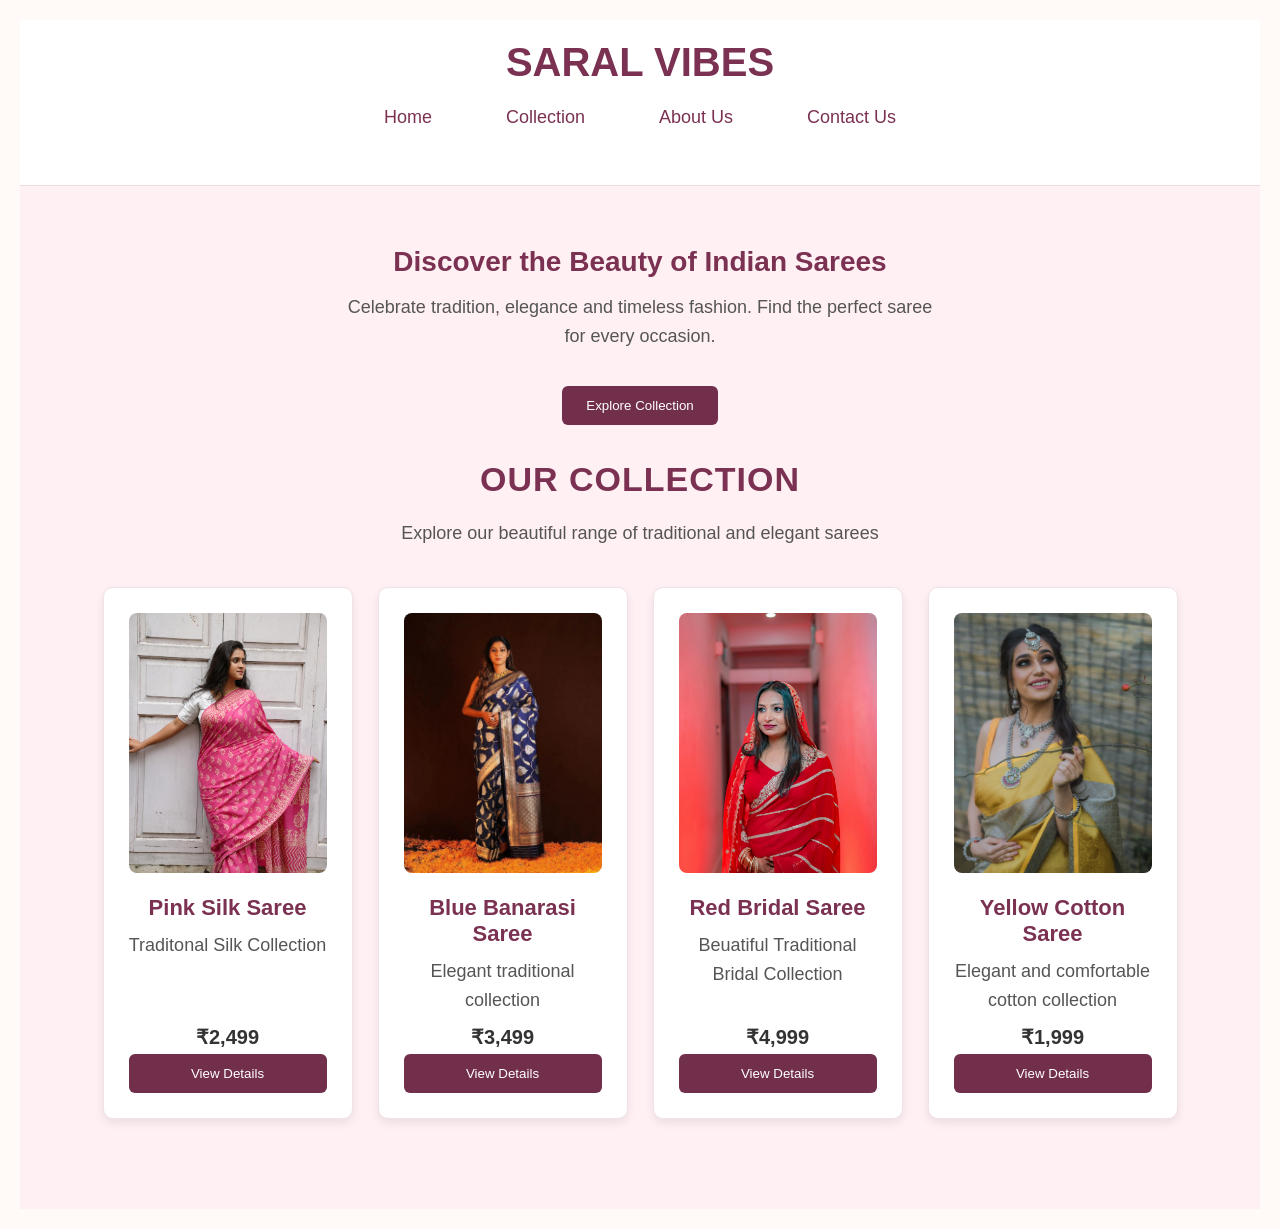
<file: index.html>
<!DOCTYPE html>
<html lang="en">
<head>
    <meta charset ="UTF-8">
    <meta name="viewport" content="width=device-width , initial-scale=1.0">
    <title> SARAL VIBES </title> 
    <Link rel="stylesheet" href="style.css">
</head>

<body>
    <!-- Website Header -->
<header>
    <h1>SARAL VIBES</h1>
    <nav>
        <a href="index.html#home">Home</a>
        <a href="#collection">Collection</a>
        <a href="about.html">About Us</a>
        <a href="contact.html">Contact Us</a>
    </nav>
</header>
 <!-- Main Welcome Section -->
 
<section class="hero" id="home">

    <h2>Discover the Beauty of Indian Sarees</h2>

    <p>
        Celebrate tradition, elegance and timeless fashion.
        Find the perfect saree for every occasion.
    </p>

    <button>Explore Collection</button>

</section>

<!-- Saree Collection Section -->
<section class="collection" id="collection">

    <h2> OUR COLLECTION </h2>
    <p>Explore our beautiful range of traditional and elegant sarees</p>

<div class="product-container">

      <!-- First Saree Product Card -->
    
    <div class="product-card">
      
        <img src="images/pink-saree.jpg" alt="Pink Silk Saree">
        <h3> Pink Silk Saree</h3>
        <p> Traditonal Silk Collection</p>
        <h4>₹2,499</h4>
        <button>View Details</button>

    </div>
    
 

    <!-- Second Saree Product Card -->
   
    <div class="product-card">
   
    <img src="images/blue-saree.jpg" alt="Blue Banarasi Saree">
    <h3>Blue Banarasi Saree</h3>
    <p>Elegant traditional collection</p>
    <h4>₹3,499</h4>
    <button>View Details</button>

   </div>   

   <!-- Third Saree Product Card -->
    
   <div class="product-card">

   <img src="images/red-saree.jpg" alt="Red Bridal Saree">
   <h3>Red Bridal Saree</h3>
   <p>Beuatiful Traditional Bridal Collection</p>
   <h4>₹4,999</h4>
   <button> View Details</button>

   </div>

   <!-- Fourth Saree Product Card -->
   <div class="product-card">

    <img src="images/yellow-saree.jpg" alt="Yellow Cotton Saree">

    <h3>Yellow Cotton Saree</h3>
    <p>Elegant and comfortable cotton collection</p>
    <h4>₹1,999</h4>

    <button>View Details</button>
   </div>
</div>   
</section>

</body>  
</html>
</file>
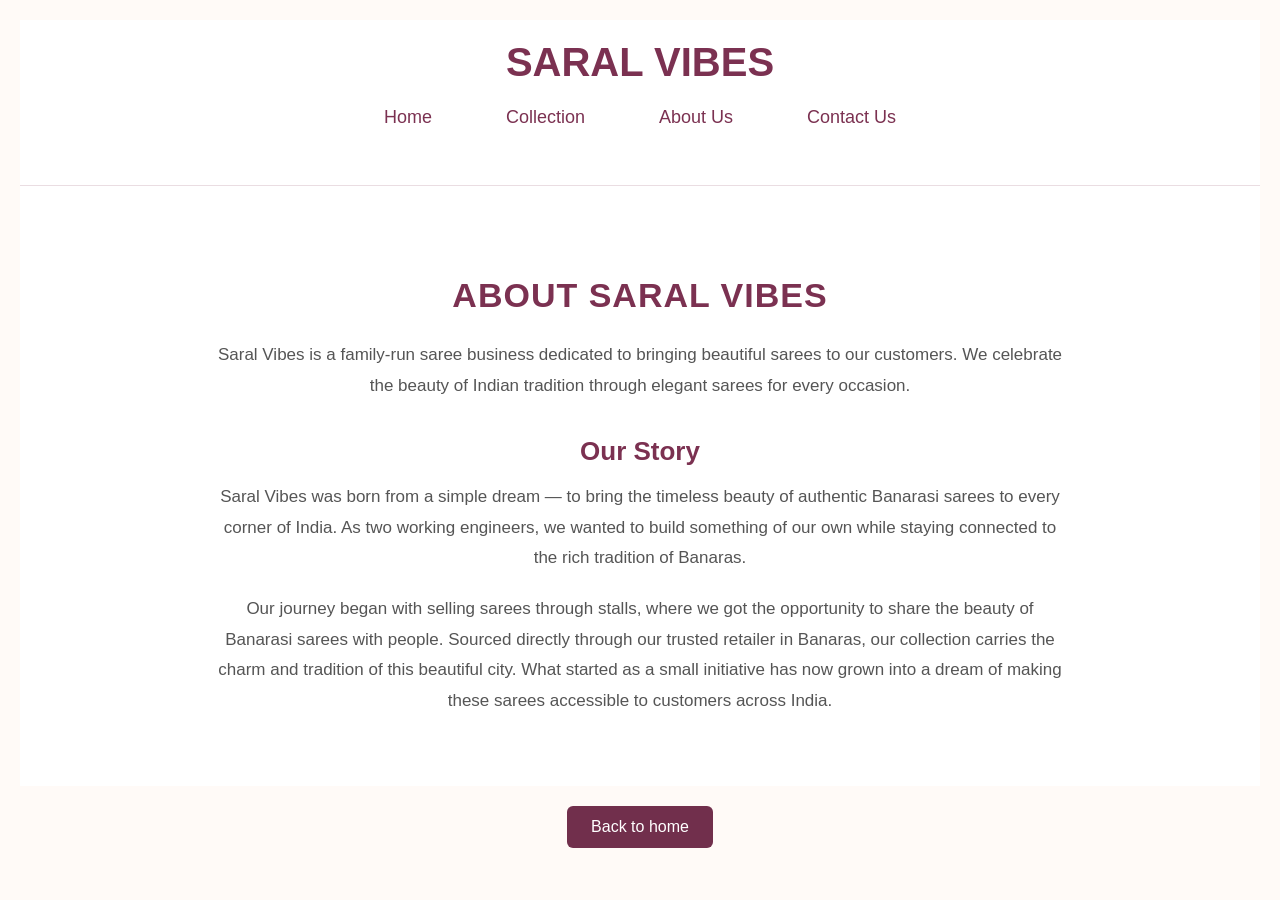
<file: about.html>
<!DOCTYPE html>
<html lang="en">

<head>
    <meta charset="UTF-8">
    <meta name="viewport" content="width=device-width, initial-scale=1.0">
    <title>About Us | Saral Vibes</title>
    <link rel="stylesheet" href="style.css">
</head>

<body>

    <!-- Website Header -->
<header>
    <h1>SARAL VIBES</h1>

    <nav>
        <a href="index.html#home">Home</a>
        <a href="index.html#collection">Collection</a>
        <a href="about.html">About Us</a>
        <a href="contact.html">Contact Us</a>
    </nav>
</header>

    <!-- About Us Section -->
    <section class="about" id="about">

        <h2>ABOUT SARAL VIBES</h2>

        <p>
            Saral Vibes is a family-run saree business
            dedicated to bringing beautiful sarees to our customers.
            We celebrate the beauty of Indian tradition through
            elegant sarees for every occasion.
        </p>

        <h3>Our Story</h3>

        <p>
            Saral Vibes was born from a simple dream — to bring the
            timeless beauty of authentic Banarasi sarees to every
            corner of India. As two working engineers, we wanted
            to build something of our own while staying connected
            to the rich tradition of Banaras.
        </p>

        <p>
            Our journey began with selling sarees through stalls,
            where we got the opportunity to share the beauty of
            Banarasi sarees with people. Sourced directly through
            our trusted retailer in Banaras, our collection carries
            the charm and tradition of this beautiful city. What
            started as a small initiative has now grown into a
            dream of making these sarees accessible to customers
            across India.
        </p>

    </section>
    <a href="index.html"class="back-home">
        Back to home
    </a>

</body>
</html>
</file>
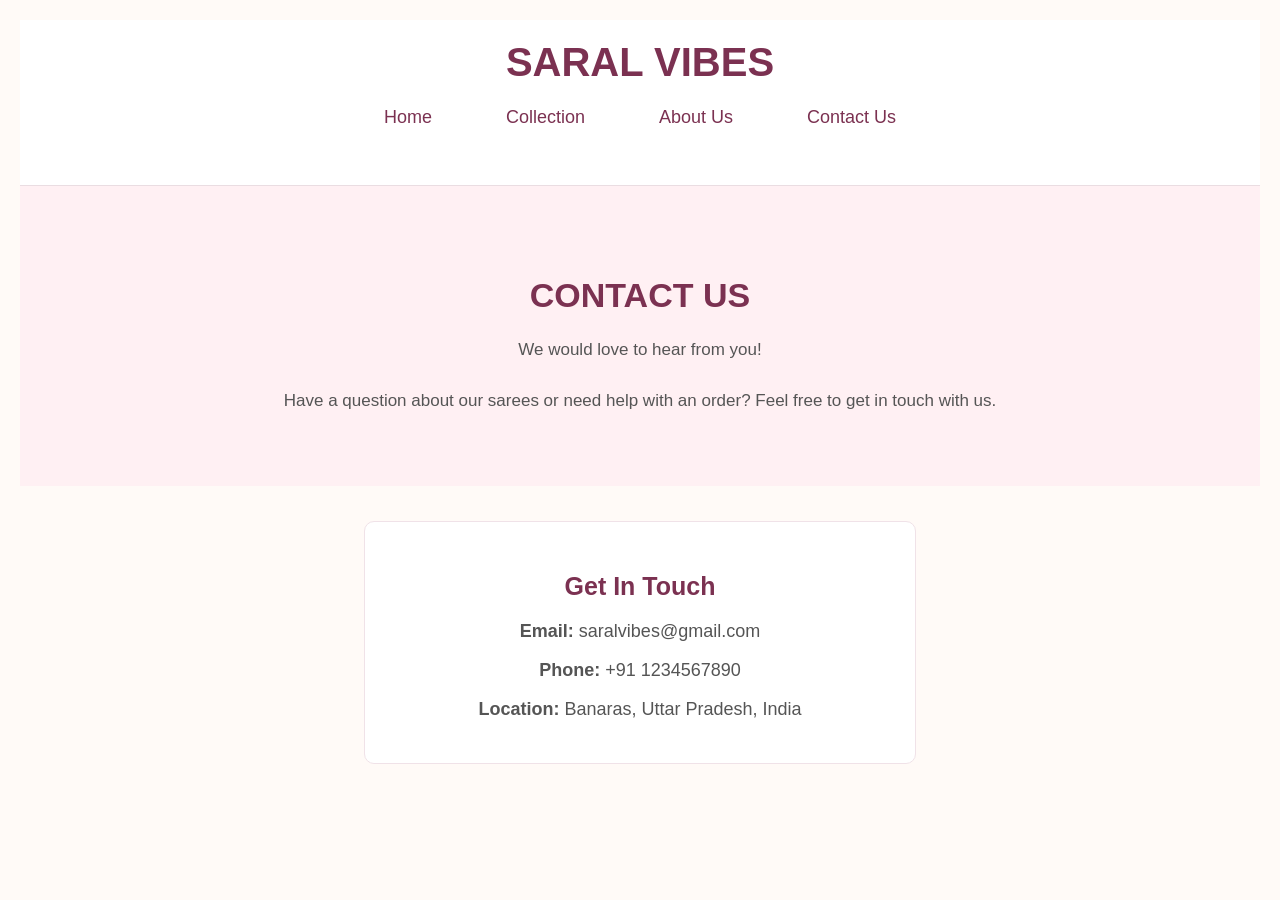
<file: contact.html>
<!DOCTYPE html>
<html lang="en">
<head>
    <meta charset="UTF-8">
    <meta name="viewport" content="width=device-width, initial-scale=1.0">
    <title>Contact Us - Saral Vibes</title>
    <link rel="stylesheet" href="style.css">
</head>
<body>

<header>
    <h1>SARAL VIBES</h1>

    <nav>
        <a href="index.html#home">Home</a>
        <a href="index.html#collection">Collection</a>
        <a href="about.html">About Us</a>
        <a href="contact.html">Contact Us</a>
    </nav>
</header>

<section class="contact">

    <h2>CONTACT US</h2>

    <p>We would love to hear from you!</p>

    <p>
        Have a question about our sarees or need help with an order?
        Feel free to get in touch with us.
    </p>

</section>


    <div class="contact-details">

        <h3>Get In Touch</h3>

        <p><strong>Email:</strong> saralvibes@gmail.com</p>

        <p><strong>Phone:</strong> +91 1234567890</p>

        <p><strong>Location:</strong> Banaras, Uttar Pradesh, India</p>

    </div>

</body>
</html>
</file>
<file: style.css>
/* Overall webpage styling */
body {
    background-color: #fffaf7;
    font-family: Arial, sans-serif;
    text-align: center;
    margin: 0;
    padding: 20px;
}

/* Website heading */
h1 {
    color: #7b3151;
    font-size: 40px;
}

/* Navigation links */
nav {
    margin: 25px 0;
}

nav a {
    color: #7b3151;
    text-decoration: none;
    margin: 12px;
    font-size: 18px;
}

/* Main welcome heading */
h2 {
    color: #333333;
    margin-top: 40px;
}

/* Description */
p {
    color: #555555;
    font-size: 18px;
}

/* Explore button */
button {
    background-color: #712f4c;
    color: white;
    border: none;
    padding: 12px 24px;
    border-radius: 6px;
    cursor: pointer;
}

/* Header design */
header {
    background-color: white;
    padding: 20px;
    border-bottom: 1px solid #eadde2;
}

/* Brand name inside header */
header h1 {
    margin: 0;
}

/* Navigation layout */
nav {
    display: flex;
    justify-content: center;
    align-items: center;
    gap: 50px;
    margin-top: 10px;
}

/* Hero Section */
.hero {
    background-color: #fff0f3;
    padding: 20px 20px 5px;
    text-align: center;
}

/* Hero heading */
.hero h2 {
    color: #7b3151;
    font-size: 32px;
    margin-bottom: 15px;
    font-size: clamp(22px, 6.5vw, 28px);
}

/* Hero description */
.hero p {
    color: #555555;
    font-size: 18px;
    line-height: 1.6;
    max-width: 600px;
    margin: 0 auto 35px;
}

/* Button hover effect */
.hero button:hover {
    background-color: #542039;
    transition: 0.3s;
}

/* Navigation hover effect */
nav a:hover {
    color: #542039;
    text-decoration: underline;
    transition: 0.3s;
}
/* Collection Section */
.collection {
   background-color: #fff0f3;  
   padding: 20px 20px 60px;
   text-align:center;
}
/* Collection Heading */
.collection h2{
    color:#7b3151;
    font-size: 34px;
    margin-bottom: 20px;
    letter-spacing: 1px;
    margin-top: 10px;
}
/* Collection Description */
.collection p{
    color: #555555;
    font-size: 18px;
    line-height: 1.6;
    max-width: 600px;
    margin: 0 auto 10px;
}
/* Product Card */
.product-card {
    background-color: white;
    width: 250px;
    min-height: 450px;
    padding: 25px;
    margin: 30px 0;
    border: 1px solid #f0e2e8;
    border-radius: 10px;
    text-align: center;
    box-shadow: 0 4px 10px rgba(0, 0, 0, 0.08);
    box-sizing: border-box;
    display: flex;
    flex-direction: column; 
}

/* Product Name */
.product-card h3 {
    color: #7b3151;
    font-size: 22px;
    margin-bottom: 10px;
}
/* Product Price */
.product-card h4 {
    color: #333333;
    font-size: 20px;
    margin-bottom: 5px;
    margin-top: auto;
}
/* Product Image */
.product-card img {
    width: 100%;
    height: 260px;
    object-fit: cover;
    border-radius: 8px;
}
/* Product Card Button Hover */
.product-card button:hover {
    background-color: #542039;
    transition: 0.3s;
    box-shadow: 0 4px 10px rgba(0, 0, 0, 0.08);
}

/* Product Container */
.product-container {
    display : flex;
    justify-content: center;
    gap: 25px;
    flex-wrap: wrap;
}

/* Mobile Navigation */

@media (max-width:600px) {
    nav{
        gap: clamp(8px, 2vw, 14px);
        flex-wrap:nowrap;
    }
    
    nav a{
        margin:0;
        font-size:14px;
    }
    .hero h2{
        font-size: clamp(22px, 6.5vw, 28px)
    }
}
 
 /* About Us Section */
 .about {
    background-color: white;
    padding: 50px 30px;
    text-align: center;
 }
 .about h2 {
    color: #7b3151;
    font-size: 34px;
    margin-bottom: 25px;
    letter-spacing: 1px;
}

.about h3 {
    color: #7b3151;
    font-size: 26px;
    margin-top: 35px;
    margin-bottom: 15px;
}
.about p {
    color: #555555;
    font-size: 17px;
    line-height: 1.8;
    max-width: 850px;
    margin: 0 auto 20px;
}


/* Back To Home link */
.back-home{
    display: inline-block;
    background-color: #712f4c;
    color: white;
    text-decoration: none;
    padding: 12px 24px;
    border-radius: 6px;
    margin-top: 20px;
}
.back-home:hover {
    background-color: #542039;
    transition: 0.3s;
}

/* Contact Us Section */
.contact {
    background-color: #fff0f3;
    padding: 50px 30px;
    text-align: center;
}

.contact h2 {
    color: #7b3151;
    font-size: 34px;
    margin-bottom: 20px;
}

.contact p {
    color: #555555;
    font-size: 17px;
    line-height: 1.8;
    max-width: 750px;
    margin: 0 auto 20px;
}

/* Contact Details */
.contact-details {
    background-color: white;
    max-width: 500px;
    margin: 35px auto 0;
    padding: 25px;
    border-radius: 10px;
    border: 1px solid #f0e2e8;
}

.contact-details h3 {
    color: #7b3151;
    font-size: 25px;
    margin-bottom: 20px;
}
</file>
